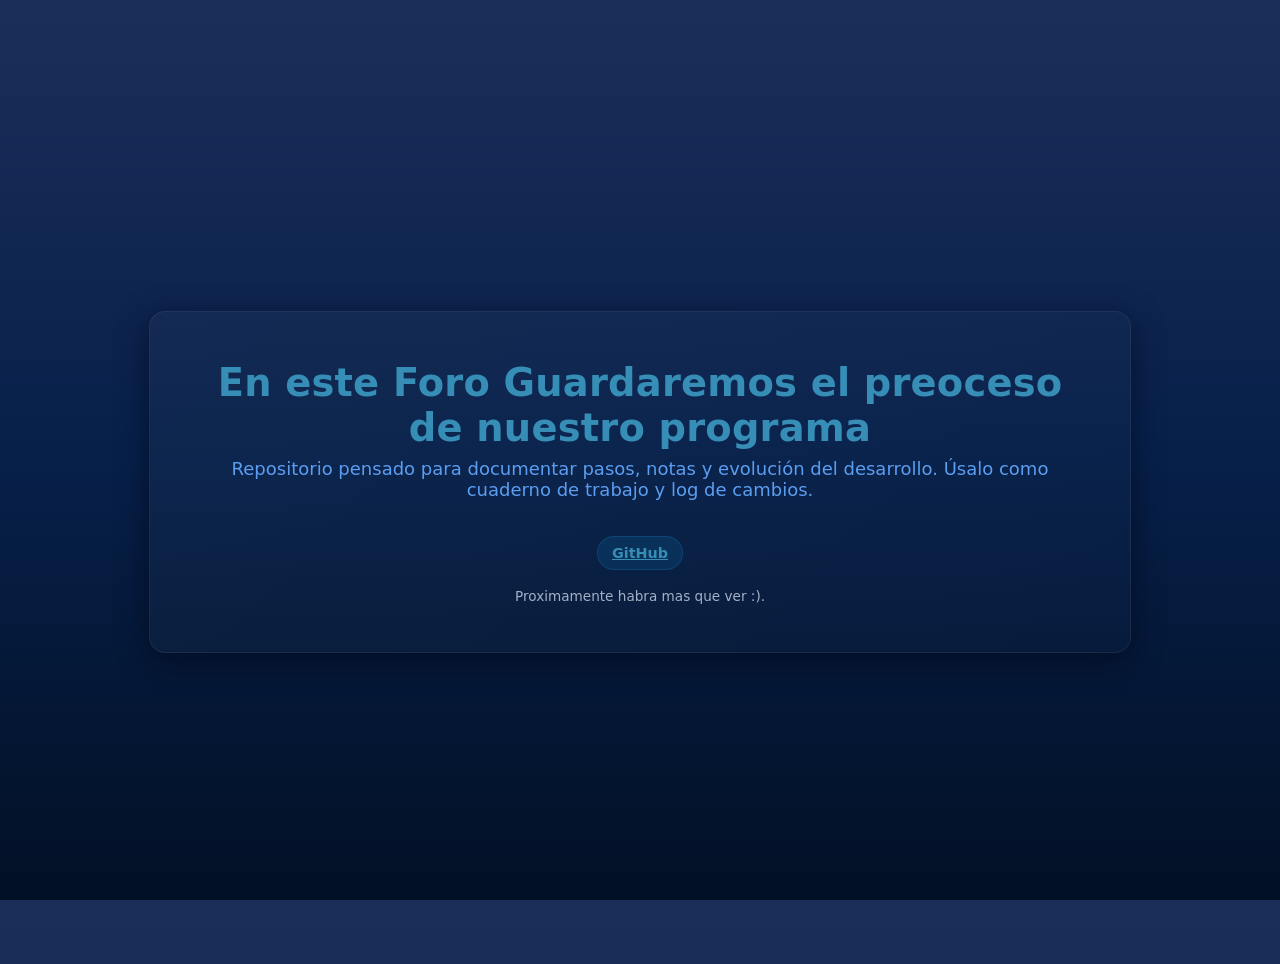
<file: index.html>
<!doctype html>
<html lang="es">
<head>
<meta charset="utf-8" />
<meta name="viewport" content="width=device-width, initial-scale=1" />
<title>Foro - Proceso del Programa</title>
<style>
:root{
--blue-1:#1b2e5a;
--blue-2:#368db6;
--blue-3:#60a5fa;
--card:#e6f0ff;
--glass: rgba(255,255,255,0.06);
font-family: Inter, system-ui, -apple-system, "Segoe UI", Roboto, "Helvetica Neue", Arial;
}
html,body{height:100%;margin:0}
body{
display:flex;
align-items:center;
justify-content:center;
background:linear-gradient(180deg,var(--blue-1) 0%, #07204a 50%, #021025 100%);
color:var(--card);
-webkit-font-smoothing:antialiased;
-moz-osx-font-smoothing:grayscale;
padding:2rem;
}
.card{
max-width:900px;
width:100%;
background:linear-gradient(135deg, rgba(255,255,255,0.03), rgba(255,255,255,0.01));
border:1px solid rgba(255,255,255,0.06);
box-shadow: 0 8px 30px rgba(2,6,23,0.6);
border-radius:16px;
padding:48px 40px;
text-align:center;
}
h1{
margin:0 0 0.5rem 0;
font-size:clamp(1.6rem, 3.5vw, 2.4rem);
color:var(--blue-2);
letter-spacing:0.2px;
}
p.lead{
margin:0 0 1.25rem 0;
font-size:clamp(1rem, 2.2vw, 1.125rem);
color:var(--blue-3);
opacity:0.95;
}
.badge{
display:inline-block;
margin-top:1rem;
padding:8px 14px;
background:rgba(14,165,233,0.12);
color:var(--blue-2);
border-radius:999px;
font-weight:600;
font-size:0.9rem;
border:1px solid rgba(14,165,233,0.18);
}
footer{
margin-top:18px;
font-size:0.85rem;
color:rgba(230,240,255,0.7);
}
@media (max-width:520px){
.card{padding:28px 20px}
}
</style>
</head>
<body>
<main class="card" role="main">
<h1>En este Foro Guardaremos el preoceso de nuestro programa</h1>
<p class="lead">Repositorio pensado para documentar pasos, notas y evolución del desarrollo. Úsalo como cuaderno de trabajo y log de cambios.</p>
<a .badge {
  display:inline-block;
  margin-top:1rem;
  padding:10px 18px;
  background:#1e3a8a;
  color:white;
  border-radius:999px;
  font-weight:600;
  font-size:0.9rem;
  text-decoration:none;
  transition:background 0.3s ease;
}
.badge:hover {
  background:#2563eb;
}
href="https://github.com/JuandCaro/DB_FINANCIERA" class="badge" target="_blank">GitHub</a>
  
<footer>Proximamente habra mas que ver :).</footer>
</main>
</body>
</html>
<div class="w-10 h-10 bg-gradient-to-br from-amber-500 to-amber-600 rounded-lg flex items-center justify-center shadow-lg"
</file>
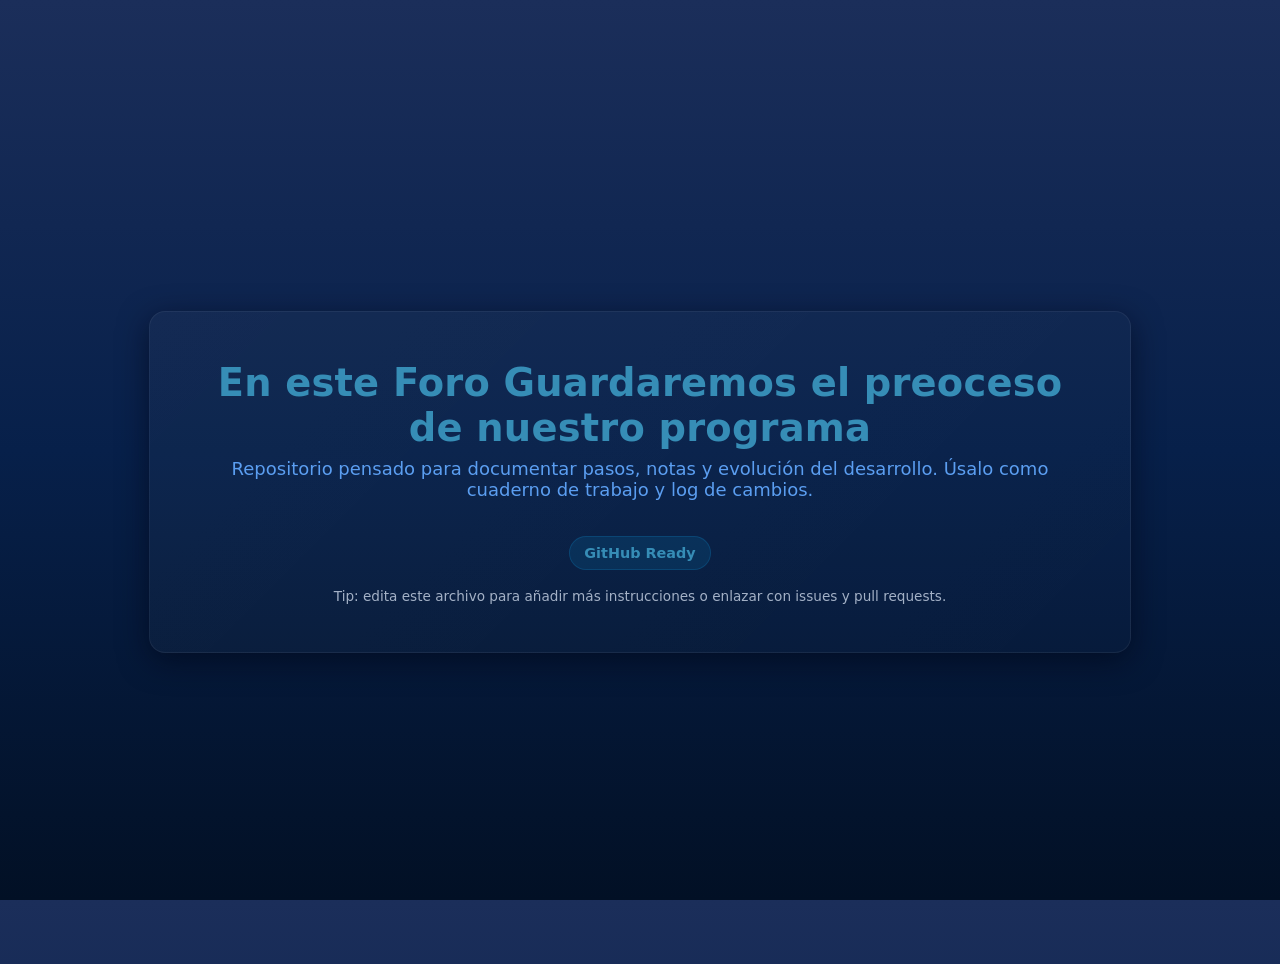
<file: foro_proceso_programa.html>
<!doctype html>
<html lang="es">
<head>
<meta charset="utf-8" />
<meta name="viewport" content="width=device-width, initial-scale=1" />
<title>Foro - Proceso del Programa</title>
<style>
:root{
--blue-1:#1b2e5a;
--blue-2:#368db6;
--blue-3:#60a5fa;
--card:#e6f0ff;
--glass: rgba(255,255,255,0.06);
font-family: Inter, system-ui, -apple-system, "Segoe UI", Roboto, "Helvetica Neue", Arial;
}
html,body{height:100%;margin:0}
body{
display:flex;
align-items:center;
justify-content:center;
background:linear-gradient(180deg,var(--blue-1) 0%, #07204a 50%, #021025 100%);
color:var(--card);
-webkit-font-smoothing:antialiased;
-moz-osx-font-smoothing:grayscale;
padding:2rem;
}
.card{
max-width:900px;
width:100%;
background:linear-gradient(135deg, rgba(255,255,255,0.03), rgba(255,255,255,0.01));
border:1px solid rgba(255,255,255,0.06);
box-shadow: 0 8px 30px rgba(2,6,23,0.6);
border-radius:16px;
padding:48px 40px;
text-align:center;
}
h1{
margin:0 0 0.5rem 0;
font-size:clamp(1.6rem, 3.5vw, 2.4rem);
color:var(--blue-2);
letter-spacing:0.2px;
}
p.lead{
margin:0 0 1.25rem 0;
font-size:clamp(1rem, 2.2vw, 1.125rem);
color:var(--blue-3);
opacity:0.95;
}
.badge{
display:inline-block;
margin-top:1rem;
padding:8px 14px;
background:rgba(14,165,233,0.12);
color:var(--blue-2);
border-radius:999px;
font-weight:600;
font-size:0.9rem;
border:1px solid rgba(14,165,233,0.18);
}
footer{
margin-top:18px;
font-size:0.85rem;
color:rgba(230,240,255,0.7);
}
@media (max-width:520px){
.card{padding:28px 20px}
}
</style>
</head>
<body>
<main class="card" role="main">
<h1>En este Foro Guardaremos el preoceso de nuestro programa</h1>
<p class="lead">Repositorio pensado para documentar pasos, notas y evolución del desarrollo. Úsalo como cuaderno de trabajo y log de cambios.</p>
<div class="badge">GitHub Ready</div>
<footer>Tip: edita este archivo para añadir más instrucciones o enlazar con issues y pull requests.</footer>
</main>
</body>
</html>
</file>
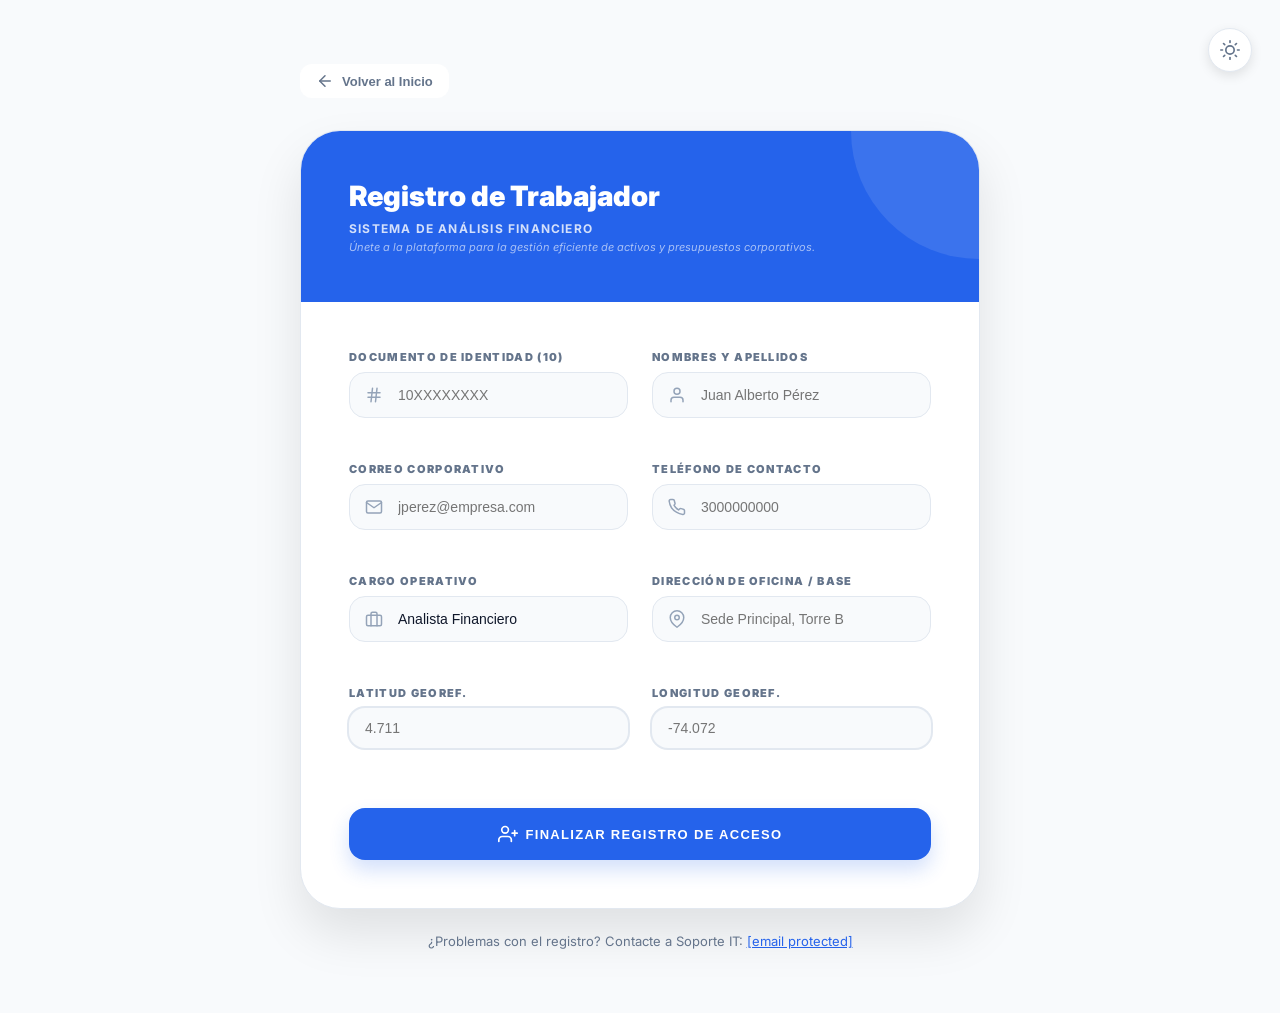
<file: Dashboard/register/register.html>
<!DOCTYPE html>
<html lang="es" class="">
<head>
<meta charset="UTF-8" />
<meta name="viewport" content="width=device-width, initial-scale=1.0" />
<link rel="stylesheet" href="../css/style.css">
<title>SAF – Registro de Trabajador</title>
<script src="../js/theme.js"></script>
<link href="https://fonts.googleapis.com/css2?family=Inter:wght@400;500;600;700;800;900&family=JetBrains+Mono:wght@400;700&display=swap" rel="stylesheet">
</head>
<body>

<div id="view-register" style="min-height:100vh;background:var(--bg);display:flex;align-items:center;justify-content:center;padding:24px;">

  <!-- Botón modo oscuro -->
  <div class="dark-toggle-fixed">
    <button class="icon-btn" onclick="toggleDark()" style="background:var(--card);border:1px solid var(--border);width:44px;height:44px;border-radius:50%;box-shadow:0 4px 12px rgba(0,0,0,.1)">
      <svg id="dark-icon-register" xmlns="http://www.w3.org/2000/svg" viewBox="0 0 24 24" fill="none" stroke="currentColor" stroke-width="2" stroke-linecap="round" stroke-linejoin="round"><circle cx="12" cy="12" r="5"/><line x1="12" y1="1" x2="12" y2="3"/><line x1="12" y1="21" x2="12" y2="23"/><line x1="4.22" y1="4.22" x2="5.64" y2="5.64"/><line x1="18.36" y1="18.36" x2="19.78" y2="19.78"/><line x1="1" y1="12" x2="3" y2="12"/><line x1="21" y1="12" x2="23" y2="12"/><line x1="4.22" y1="19.78" x2="5.64" y2="18.36"/><line x1="18.36" y1="5.64" x2="19.78" y2="4.22"/></svg>
    </button>
  </div>

  <div style="max-width:720px;width:100%;padding:40px 20px">
    <button class="register-back" onclick="window.location.href='../index.html'">
      <svg xmlns="http://www.w3.org/2000/svg" width="18" height="18" viewBox="0 0 24 24" fill="none" stroke="currentColor" stroke-width="2" stroke-linecap="round" stroke-linejoin="round"><line x1="19" y1="12" x2="5" y2="12"/><polyline points="12 19 5 12 12 5"/></svg>
      Volver al Inicio
    </button>
    <div class="register-card">
      <div class="register-header">
        <div class="register-header-blob"></div>
        <h2>Registro de Trabajador</h2>
        <p>SISTEMA DE ANÁLISIS FINANCIERO</p>
        <small>Únete a la plataforma para la gestión eficiente de activos y presupuestos corporativos.</small>
      </div>
      <div class="register-body">
        <form class="grid-2" onsubmit="doRegister(event)">
          <div class="form-group">
            <label class="form-label">Documento de Identidad (10)</label>
            <div class="input-wrap">
              <svg xmlns="http://www.w3.org/2000/svg" width="18" height="18" viewBox="0 0 24 24" fill="none" stroke="currentColor" stroke-width="2" stroke-linecap="round" stroke-linejoin="round"><line x1="4" y1="9" x2="20" y2="9"/><line x1="4" y1="15" x2="20" y2="15"/><line x1="10" y1="3" x2="8" y2="21"/><line x1="16" y1="3" x2="14" y2="21"/></svg>
              <input class="form-input" type="text" maxlength="10" placeholder="10XXXXXXXX" required/>
            </div>
          </div>
          <div class="form-group">
            <label class="form-label">Nombres y Apellidos</label>
            <div class="input-wrap">
              <svg xmlns="http://www.w3.org/2000/svg" width="18" height="18" viewBox="0 0 24 24" fill="none" stroke="currentColor" stroke-width="2" stroke-linecap="round" stroke-linejoin="round"><path d="M20 21v-2a4 4 0 0 0-4-4H8a4 4 0 0 0-4 4v2"/><circle cx="12" cy="7" r="4"/></svg>
              <input class="form-input" type="text" minlength="5" placeholder="Juan Alberto Pérez" required/>
            </div>
          </div>
          <div class="form-group">
            <label class="form-label">Correo Corporativo</label>
            <div class="input-wrap">
              <svg xmlns="http://www.w3.org/2000/svg" width="18" height="18" viewBox="0 0 24 24" fill="none" stroke="currentColor" stroke-width="2" stroke-linecap="round" stroke-linejoin="round"><path d="M4 4h16c1.1 0 2 .9 2 2v12c0 1.1-.9 2-2 2H4c-1.1 0-2-.9-2-2V6c0-1.1.9-2 2-2z"/><polyline points="22,6 12,13 2,6"/></svg>
              <input class="form-input" type="email" placeholder="jperez@empresa.com" required/>
            </div>
          </div>
          <div class="form-group">
            <label class="form-label">Teléfono de Contacto</label>
            <div class="input-wrap">
              <svg xmlns="http://www.w3.org/2000/svg" width="18" height="18" viewBox="0 0 24 24" fill="none" stroke="currentColor" stroke-width="2" stroke-linecap="round" stroke-linejoin="round"><path d="M22 16.92v3a2 2 0 0 1-2.18 2 19.79 19.79 0 0 1-8.63-3.07A19.5 19.5 0 0 1 4.69 13 19.79 19.79 0 0 1 1.61 4.38 2 2 0 0 1 3.58 2h3a2 2 0 0 1 2 1.72 12.84 12.84 0 0 0 .7 2.81 2 2 0 0 1-.45 2.11L8.09 9.91a16 16 0 0 0 6 6l1.27-1.27a2 2 0 0 1 2.11-.45 12.84 12.84 0 0 0 2.81.7A2 2 0 0 1 22 16.92z"/></svg>
              <input class="form-input" type="tel" placeholder="3000000000" required/>
            </div>
          </div>
          <div class="form-group">
            <label class="form-label">Cargo Operativo</label>
            <div class="input-wrap">
              <svg xmlns="http://www.w3.org/2000/svg" width="18" height="18" viewBox="0 0 24 24" fill="none" stroke="currentColor" stroke-width="2" stroke-linecap="round" stroke-linejoin="round"><rect x="2" y="7" width="20" height="14" rx="2" ry="2"/><path d="M16 21V5a2 2 0 0 0-2-2h-4a2 2 0 0 0-2 2v16"/></svg>
              <select class="form-input" style="appearance:none">
                <option>Analista Financiero</option>
                <option>Gestor de Proyectos</option>
                <option>Auditor Interno</option>
              </select>
            </div>
          </div>
          <div class="form-group">
            <label class="form-label">Dirección de Oficina / Base</label>
            <div class="input-wrap">
              <svg xmlns="http://www.w3.org/2000/svg" width="18" height="18" viewBox="0 0 24 24" fill="none" stroke="currentColor" stroke-width="2" stroke-linecap="round" stroke-linejoin="round"><path d="M21 10c0 7-9 13-9 13s-9-6-9-13a9 9 0 0 1 18 0z"/><circle cx="12" cy="10" r="3"/></svg>
              <input class="form-input" type="text" placeholder="Sede Principal, Torre B" required/>
            </div>
          </div>
          <div style="grid-column:1/-1">
            <div class="grid-2">
              <div class="form-group">
                <label class="form-label">Latitud Georef.</label>
                <input class="form-input-plain" type="text" inputmode="decimal" pattern="-?[0-9]+(\.[0-9]*)?" placeholder="4.711"/>
              </div>
              <div class="form-group">
                <label class="form-label">Longitud Georef.</label>
                <input class="form-input-plain" type="text" inputmode="decimal" pattern="-?[0-9]+(\.[0-9]*)?" placeholder="-74.072"/>
              </div>
            </div>
          </div>
          <div style="grid-column:1/-1;padding-top:16px">
            <button type="submit" class="btn-primary">
              <svg xmlns="http://www.w3.org/2000/svg" width="20" height="20" viewBox="0 0 24 24" fill="none" stroke="currentColor" stroke-width="2" stroke-linecap="round" stroke-linejoin="round"><path d="M16 21v-2a4 4 0 0 0-4-4H5a4 4 0 0 0-4 4v2"/><circle cx="8.5" cy="7" r="4"/><line x1="20" y1="8" x2="20" y2="14"/><line x1="23" y1="11" x2="17" y2="11"/></svg>
              Finalizar Registro de Acceso
            </button>
          </div>
        </form>
      </div>
    </div>
    <p style="text-align:center;margin-top:24px;font-size:13px;color:var(--text-muted)">
      ¿Problemas con el registro? Contacte a Soporte IT: <a href="/cdn-cgi/l/email-protection#7d0e120d120f09183d0e1c1b531412" style="color:var(--blue-600)"><span class="__cf_email__" data-cfemail="71021e011e030514310210175f181e">[email&#160;protected]</span></a>
    </p>
  </div>
</div>

<script>
function doRegister(e) {
  e.preventDefault();
  window.location.href = '../index.html';
}
</script>
</file>
<file: Dashboard/css/style.css>
*, *::before, *::after { box-sizing: border-box; margin: 0; padding: 0; }
  :root {
    --blue-600: #2563eb;
    --blue-700: #1d4ed8;
    --blue-50: #eff6ff;
    --blue-100: #dbeafe;
    --gray-50: #f8fafc;
    --gray-100: #f1f5f9;
    --gray-200: #e2e8f0;
    --gray-400: #94a3b8;
    --gray-500: #64748b;
    --gray-900: #0f172a;
    --slate-800: #1e293b;
    --slate-900: #0f172a;
    --slate-950: #020617;
    --white: #ffffff;
    --green-500: #22c55e;
    --red-500: #ef4444;
    --orange-500: #f97316;
    --bg: #f8fafc;
    --card: #ffffff;
    --border: #e2e8f0;
    --text: #0f172a;
    --text-muted: #64748b;
    --sidebar: #ffffff;
    --header: #ffffff;
    --sidebar-border: #e2e8f0;
  }
  html.dark {
    --bg: #020617;
    --card: #0f172a;
    --border: #1e293b;
    --text: #f8fafc;
    --text-muted: #94a3b8;
    --sidebar: #0f172a;
    --header: #0f172a;
    --sidebar-border: #1e293b;
  }
  body {
    font-family: 'Inter', sans-serif;
    background: var(--bg);
    color: var(--text);
    transition: background .2s, color .2s;
    min-height: 100vh;
  }
  /* ───── LAYOUT ───── */
  .app { display: flex; height: 100vh; overflow: hidden; }
  .sidebar {
    width: 256px; flex-shrink: 0;
    background: var(--sidebar);
    border-right: 1px solid var(--border);
    display: flex; flex-direction: column;
    transition: background .2s, border-color .2s;
    z-index: 50;
  }
  .sidebar-inner { padding: 24px; flex: 1; overflow-y: auto; }
  .logo-area { display: flex; align-items: center; gap: 10px; margin-bottom: 32px; }
  .logo-icon {
    width: 40px; height: 40px; background: var(--blue-600);
    border-radius: 10px; display: flex; align-items: center; justify-content: center;
    flex-shrink: 0;
  }
  .logo-icon svg { color: white; }
  .logo-text .l1 { font-size: 10px; font-weight: 900; color: var(--blue-600); text-transform: uppercase; line-height: 1.2; }
  .logo-text .l2 { font-size: 10px; font-weight: 900; color: var(--gray-400); text-transform: uppercase; line-height: 1.2; }
  nav { display: flex; flex-direction: column; gap: 2px; }
  .nav-item {
    display: flex; align-items: center; gap: 12px;
    padding: 10px 16px; border-radius: 8px;
    font-size: 13px; font-weight: 600;
    color: var(--text-muted);
    cursor: pointer; border: none; background: none;
    text-align: left; width: 100%;
    transition: background .15s, color .15s;
  }
  .nav-item:hover { background: var(--gray-100); }
  html.dark .nav-item:hover { background: #1e293b; }
  .nav-item.active { background: var(--blue-50); color: var(--blue-600); }
  html.dark .nav-item.active { background: rgba(37,99,235,.15); color: #93c5fd; }
  .nav-item svg { width: 20px; height: 20px; flex-shrink: 0; }
  .sidebar-footer {
    padding: 16px 24px;
    border-top: 1px solid var(--border);
  }
  .logout-btn {
    display: flex; align-items: center; gap: 12px;
    padding: 10px 16px; border-radius: 8px;
    font-size: 13px; font-weight: 600;
    color: #ef4444; cursor: pointer;
    border: none; background: none; width: 100%;
    text-align: left;
    transition: background .15s;
  }
  .logout-btn:hover { background: #fef2f2; }
  html.dark .logout-btn:hover { background: rgba(239,68,68,.1); }

  /* ───── MAIN ───── */
  .main { flex: 1; display: flex; flex-direction: column; min-width: 0; overflow: hidden; }
  .topbar {
    height: 64px; background: var(--header);
    border-bottom: 1px solid var(--border);
    display: flex; align-items: center; justify-content: space-between;
    padding: 0 32px;
    position: sticky; top: 0; z-index: 30;
    transition: background .2s, border-color .2s;
  }
  .search-wrap { position: relative; max-width: 320px; flex: 1; }
  .search-wrap svg { position: absolute; left: 12px; top: 50%; transform: translateY(-50%); color: var(--gray-400); width: 18px; height: 18px; pointer-events: none; }
  .search-input {
    width: 100%; padding: 8px 16px 8px 40px;
    background: var(--gray-100); border: none; border-radius: 999px;
    font-size: 13px; color: var(--text); outline: none;
    transition: box-shadow .15s;
  }
  html.dark .search-input { background: #1e293b; }
  .search-input:focus { box-shadow: 0 0 0 3px rgba(37,99,235,.15); }
  .topbar-right { display: flex; align-items: center; gap: 8px; }
  .icon-btn {
    width: 36px; height: 36px; border-radius: 50%;
    display: flex; align-items: center; justify-content: center;
    border: none; background: none; cursor: pointer;
    color: var(--text-muted); transition: background .15s;
    position: relative;
  }
  .icon-btn:hover { background: var(--gray-100); }
  html.dark .icon-btn:hover { background: #1e293b; }
  .icon-btn svg { width: 20px; height: 20px; }
  .notif-dot {
    position: absolute; top: 7px; right: 7px;
    width: 8px; height: 8px; background: #ef4444; border-radius: 50%;
    border: 2px solid var(--header);
  }
  .divider { width: 1px; height: 32px; background: var(--border); margin: 0 4px; }
  .user-area { display: flex; align-items: center; gap: 12px; }
  .user-info { text-align: right; }
  .user-name { font-size: 13px; font-weight: 700; line-height: 1; color: var(--text); }
  .user-role { font-size: 10px; font-weight: 900; text-transform: uppercase; letter-spacing: .08em; color: var(--text-muted); margin-top: 3px; }
  .avatar { width: 38px; height: 38px; border-radius: 50%; object-fit: cover; border: 2px solid var(--border); }

  /* ───── VIEWPORT ───── */
  .viewport { flex: 1; overflow-y: auto; padding: 32px; background: var(--bg); }
  .view { display: none; max-width: 1200px; margin: 0 auto; }
  .view.active { display: block; }

  /* ───── VIEWS: AUTH ───── */
  #view-login, #view-register {
    display: none; min-height: 100vh; background: var(--bg);
    align-items: center; justify-content: center; padding: 24px;
  }
  #view-login.active, #view-register.active { display: flex; }
  .auth-card {
    max-width: 440px; width: 100%;
    background: var(--card); border: 1px solid var(--border);
    border-radius: 24px; padding: 40px;
    box-shadow: 0 25px 50px -12px rgba(0,0,0,.15);
    position: relative; overflow: hidden;
  }
  .auth-blob {
    position: absolute; border-radius: 50%;
    background: rgba(37,99,235,.05); filter: blur(40px); pointer-events: none;
  }
  .auth-blob.t { width: 192px; height: 192px; top: -96px; right: -96px; }
  .auth-blob.b { width: 192px; height: 192px; bottom: -96px; left: -96px; }
  .auth-logo-wrap {
    width: 80px; height: 80px; background: var(--blue-600);
    border-radius: 20px; display: flex; align-items: center; justify-content: center;
    margin: 0 auto 24px; box-shadow: 0 20px 40px rgba(37,99,235,.3);
    transform: rotate(3deg); transition: transform .3s;
  }
  .auth-logo-wrap:hover { transform: rotate(0deg); }
  .auth-logo-wrap svg { color: white; width: 40px; height: 40px; }
  .auth-title { font-size: 20px; font-weight: 900; text-align: center; text-transform: uppercase; letter-spacing: -.02em; color: var(--text); }
  .auth-subtitle { text-align: center; margin-top: 8px; }
  .auth-badge {
    display: inline-block; padding: 4px 16px;
    background: var(--blue-50); border-radius: 999px;
    font-size: 10px; font-weight: 900; text-transform: uppercase;
    letter-spacing: .2em; color: var(--blue-600);
  }
  html.dark .auth-badge { background: rgba(37,99,235,.2); color: #93c5fd; }
  .form-group { margin-bottom: 20px; }
  .form-label { display: block; font-size: 11px; font-weight: 900; text-transform: uppercase; letter-spacing: .12em; color: var(--text-muted); margin-bottom: 8px; }
  .input-wrap { position: relative; }
  .input-wrap svg { position: absolute; left: 16px; top: 50%; transform: translateY(-50%); color: var(--gray-400); width: 18px; height: 18px; pointer-events: none; transition: color .15s; }
  .input-wrap:focus-within svg { color: var(--blue-600); }
  .form-input {
    width: 100%; padding: 14px 16px 14px 48px;
    background: var(--gray-50); border: 1px solid var(--border);
    border-radius: 16px; font-size: 14px; color: var(--text);
    outline: none; transition: box-shadow .15s, border-color .15s;
  }
  html.dark .form-input { background: rgba(30,41,59,.5); }
  .form-input:focus { border-color: var(--blue-600); box-shadow: 0 0 0 4px rgba(37,99,235,.1); }
  .pw-toggle { position: absolute; right: 16px; top: 50%; transform: translateY(-50%); background: none; border: none; cursor: pointer; color: var(--gray-400); padding: 4px; }
  .pw-toggle:hover { color: var(--blue-600); }
  .btn-primary {
    width: 100%; padding: 16px;
    background: var(--blue-600); color: white;
    border: none; border-radius: 16px; font-size: 13px; font-weight: 900;
    text-transform: uppercase; letter-spacing: .1em;
    cursor: pointer; transition: background .15s, transform .15s, box-shadow .15s;
    display: flex; align-items: center; justify-content: center; gap: 8px;
    box-shadow: 0 10px 20px rgba(37,99,235,.2);
  }
  .btn-primary:hover { background: var(--blue-700); box-shadow: 0 15px 25px rgba(37,99,235,.3); }
  .btn-primary:active { transform: scale(.97); }
  .remember-row { display: flex; align-items: center; justify-content: space-between; margin-bottom: 24px; }
  .remember-label { display: flex; align-items: center; gap: 8px; font-size: 11px; font-weight: 700; text-transform: uppercase; letter-spacing: .04em; color: var(--text-muted); cursor: pointer; }
  .forgot-link { font-size: 11px; font-weight: 700; text-transform: uppercase; color: var(--blue-600); text-decoration: none; }
  .auth-footer { text-align: center; margin-top: 24px; font-size: 13px; color: var(--text-muted); }
  .auth-link { font-size: 11px; font-weight: 900; text-transform: uppercase; color: var(--blue-600); background: none; border: none; cursor: pointer; }
  .copyright { text-align: center; font-size: 10px; font-weight: 900; text-transform: uppercase; letter-spacing: .3em; color: var(--gray-400); margin-top: 32px; }

  /* Register */
  .register-wrap { max-width: 720px; width: 100%; }
  .register-back {
    display: inline-flex; align-items: center; gap: 8px;
    padding: 8px 16px; background: var(--card); border: 1px solid var(--border);
    border-radius: 12px; font-size: 13px; font-weight: 600; color: var(--text-muted);
    cursor: pointer; border: none; margin-bottom: 32px; transition: color .15s;
  }
  .register-back:hover { color: var(--blue-600); }
  .register-card { background: var(--card); border: 1px solid var(--border); border-radius: 40px; overflow: hidden; box-shadow: 0 25px 50px rgba(0,0,0,.1); }
  .register-header { background: var(--blue-600); padding: 48px; color: white; position: relative; overflow: hidden; }
  .register-header-blob { position: absolute; top: 0; right: 0; width: 128px; height: 128px; background: rgba(255,255,255,.1); border-radius: 0 0 0 100%; }
  .register-header h2 { font-size: 28px; font-weight: 900; margin-bottom: 8px; }
  .register-header p { font-size: 12px; font-weight: 700; text-transform: uppercase; letter-spacing: .1em; opacity: .8; }
  .register-header small { font-size: 11px; opacity: .6; font-style: italic; display: block; margin-top: 4px; }
  .register-body { padding: 48px; }
  .grid-2 { display: grid; grid-template-columns: 1fr 1fr; gap: 24px; }
  .form-input-plain {
    width: 100%; padding: 12px 16px;
    background: var(--gray-50); border: none;
    border-radius: 16px; font-size: 14px; color: var(--text);
    outline: none; ring: 2px solid var(--gray-100);
    box-shadow: 0 0 0 2px var(--border);
    transition: box-shadow .15s;
  }
  html.dark .form-input-plain { background: #1e293b; box-shadow: 0 0 0 2px #334155; }
  .form-input-plain:focus { box-shadow: 0 0 0 2px var(--blue-600); }

  /* ───── STAT CARDS ───── */
  .stats-grid { display: grid; grid-template-columns: repeat(4, 1fr); gap: 24px; margin-bottom: 32px; }
  .stat-card {
    background: var(--card); border: 1px solid var(--border);
    border-radius: 24px; padding: 28px;
    border-bottom: 4px solid transparent;
    transition: box-shadow .2s, border-color .2s, transform .2s;
    cursor: pointer; position: relative; overflow: hidden;
  }
  .stat-card:hover { box-shadow: 0 20px 40px rgba(0,0,0,.1); border-bottom-color: var(--blue-600); transform: translateY(-2px); }
  .stat-card-blob { position: absolute; top: -48px; right: -48px; width: 128px; height: 128px; background: rgba(37,99,235,.05); border-radius: 50%; transition: transform .5s; }
  .stat-card:hover .stat-card-blob { transform: scale(1.5); }
  .stat-card-top { display: flex; justify-content: space-between; align-items: flex-start; margin-bottom: 20px; position: relative; z-index: 1; }
  .stat-icon {
    width: 48px; height: 48px; border-radius: 16px;
    display: flex; align-items: center; justify-content: center;
    background: var(--blue-50); transition: background .2s;
  }
  html.dark .stat-icon { background: #1e293b; }
  .stat-card:hover .stat-icon { background: var(--blue-600); }
  .stat-card:hover .stat-icon svg { color: white !important; }
  .stat-icon svg { width: 22px; height: 22px; }
  .stat-badge { display: flex; align-items: center; gap: 2px; font-size: 10px; font-weight: 900; padding: 4px 8px; border-radius: 8px; }
  .stat-badge.up { background: #f0fdf4; color: #16a34a; }
  .stat-badge.down { background: #fef2f2; color: #dc2626; }
  html.dark .stat-badge.up { background: rgba(22,163,74,.1); }
  html.dark .stat-badge.down { background: rgba(220,38,38,.1); }
  .stat-label { font-size: 10px; font-weight: 900; text-transform: uppercase; letter-spacing: .2em; color: var(--text-muted); position: relative; z-index: 1; }
  .stat-value { font-size: 28px; font-weight: 900; color: var(--text); letter-spacing: -.03em; margin-top: 4px; position: relative; z-index: 1; }

  /* ───── CHARTS ───── */
  .charts-grid { display: grid; grid-template-columns: 1fr 1fr; gap: 24px; margin-bottom: 32px; }
  .chart-card {
    background: var(--card); border: 1px solid var(--border);
    border-radius: 24px; padding: 28px; position: relative; overflow: hidden;
  }
  .chart-top-line { position: absolute; top: 0; left: 0; width: 100%; height: 3px; background: var(--blue-600); opacity: .5; }
  .chart-card.indigo .chart-top-line { background: #6366f1; }
  .chart-title { font-size: 14px; font-weight: 900; text-transform: uppercase; letter-spacing: -.01em; color: var(--text); display: flex; align-items: center; gap: 8px; margin-bottom: 24px; }
  .chart-title svg { width: 20px; height: 20px; color: var(--blue-600); }
  canvas { width: 100% !important; height: 240px !important; }

  /* ───── TABLES ───── */
  .table-card {
    background: var(--card); border: 1px solid var(--border);
    border-radius: 24px; overflow: hidden;
    box-shadow: 0 4px 6px rgba(0,0,0,.04);
  }
  .table-header {
    padding: 24px 32px; border-bottom: 1px solid var(--border);
    display: flex; justify-content: space-between; align-items: center;
    background: rgba(248,250,252,.5);
  }
  html.dark .table-header { background: rgba(30,41,59,.5); }
  .table-header h3 { font-size: 11px; font-weight: 900; text-transform: uppercase; letter-spacing: .2em; color: var(--text); }
  .table-link { font-size: 10px; font-weight: 900; text-transform: uppercase; letter-spacing: .2em; color: var(--blue-600); background: none; border: none; cursor: pointer; }
  .table-link:hover { text-decoration: underline; }
  .table-wrap { overflow-x: auto; }
  table { width: 100%; border-collapse: collapse; min-width: 700px; }
  thead tr { background: var(--gray-50); }
  html.dark thead tr { background: #1e293b; }
  th { padding: 16px 24px; font-size: 10px; font-weight: 900; text-transform: uppercase; letter-spacing: .2em; color: var(--text-muted); text-align: left; }
  td { padding: 20px 24px; font-size: 13px; border-bottom: 1px solid var(--border); }
  tbody tr { transition: background .15s; cursor: pointer; }
  tbody tr:hover { background: var(--gray-50); }
  html.dark tbody tr:hover { background: rgba(30,41,59,.3); }
  .progress-wrap { display: flex; align-items: center; gap: 12px; }
  .progress-bar { flex: 1; height: 8px; background: var(--gray-100); border-radius: 999px; overflow: hidden; padding: 1px; }
  html.dark .progress-bar { background: #1e293b; }
  .progress-fill { height: 100%; border-radius: 999px; background: var(--blue-600); box-shadow: 0 2px 8px rgba(37,99,235,.4); }
  .progress-pct { font-size: 11px; font-weight: 900; color: var(--blue-600); min-width: 32px; }
  .badge { display: inline-block; padding: 4px 10px; border-radius: 8px; font-size: 10px; font-weight: 900; text-transform: uppercase; letter-spacing: .1em; }
  .badge-blue { background: var(--blue-50); color: var(--blue-600); border: 1px solid var(--blue-100); }
  html.dark .badge-blue { background: rgba(37,99,235,.15); color: #93c5fd; border-color: rgba(37,99,235,.2); }
  .badge-green { background: #f0fdf4; color: #16a34a; border: 1px solid #bbf7d0; }
  html.dark .badge-green { background: rgba(22,163,74,.1); color: #86efac; border-color: rgba(22,163,74,.2); }
  .badge-red { background: #fef2f2; color: #dc2626; }
  html.dark .badge-red { background: rgba(220,38,38,.1); color: #fca5a5; }
  .badge-gray { background: var(--gray-100); color: var(--text-muted); }
  html.dark .badge-gray { background: #1e293b; }
  .badge-orange { background: #fff7ed; color: #ea580c; }
  html.dark .badge-orange { background: rgba(234,88,12,.1); color: #fdba74; }

  /* ───── PAGE HEADER ───── */
  .page-header { display: flex; justify-content: space-between; align-items: flex-start; margin-bottom: 32px; gap: 16px; }
  .page-title { font-size: 22px; font-weight: 900; text-transform: uppercase; letter-spacing: -.02em; color: var(--text); }
  .page-subtitle { font-size: 11px; font-weight: 700; text-transform: uppercase; letter-spacing: .15em; color: var(--blue-600); margin-top: 4px; }
  html.dark .page-subtitle { color: #93c5fd; }
  .btn-blue {
    display: inline-flex; align-items: center; gap: 8px;
    padding: 12px 24px; background: var(--blue-600); color: white;
    border: none; border-radius: 16px; font-size: 11px; font-weight: 900;
    text-transform: uppercase; letter-spacing: .1em; cursor: pointer;
    box-shadow: 0 10px 20px rgba(37,99,235,.2);
    transition: background .15s, transform .15s, box-shadow .15s;
    white-space: nowrap;
  }
  .btn-blue:hover { background: var(--blue-700); box-shadow: 0 15px 25px rgba(37,99,235,.3); transform: translateY(-2px); }
  .btn-blue:active { transform: scale(.97); }
  .btn-outline {
    display: inline-flex; align-items: center; gap: 8px;
    padding: 10px 20px; background: var(--card);
    border: 1px solid var(--border); border-radius: 16px;
    font-size: 11px; font-weight: 900; text-transform: uppercase; letter-spacing: .1em;
    color: var(--blue-600); cursor: pointer;
    transition: background .15s;
  }
  .btn-outline:hover { background: var(--blue-50); }
  html.dark .btn-outline:hover { background: rgba(37,99,235,.1); }

  /* ───── KPI CARDS ───── */
  .kpi-grid { display: grid; grid-template-columns: repeat(4, 1fr); gap: 20px; margin-bottom: 32px; }
  .kpi-card {
    background: var(--card); border: 1px solid var(--border);
    border-radius: 24px; padding: 24px; position: relative; overflow: hidden;
    cursor: pointer; transition: all .3s;
  }
  .kpi-card:hover { transform: translateY(-4px); box-shadow: 0 20px 40px rgba(0,0,0,.1); }
  .kpi-card.danger { border-color: #fecaca; box-shadow: 0 0 0 2px rgba(239,68,68,.1); }
  html.dark .kpi-card.danger { border-color: rgba(239,68,68,.3); }
  .kpi-card.warning { border-color: #fed7aa; box-shadow: 0 0 0 2px rgba(249,115,22,.1); }
  html.dark .kpi-card.warning { border-color: rgba(249,115,22,.3); }
  .kpi-danger-pulse { position: absolute; inset: 0; background: rgba(239,68,68,.05); animation: pulse 2s infinite; }
  @keyframes pulse { 0%,100% { opacity: 1; } 50% { opacity: 0; } }
  .kpi-top { display: flex; justify-content: space-between; align-items: center; margin-bottom: 16px; position: relative; z-index: 1; }
  .kpi-icon { width: 44px; height: 44px; border-radius: 12px; display: flex; align-items: center; justify-content: center; }
  .kpi-icon.ok { background: var(--gray-50); color: var(--blue-600); }
  html.dark .kpi-icon.ok { background: #1e293b; }
  .kpi-icon.danger { background: #dc2626; color: white; }
  .kpi-icon.warning { background: #ea580c; color: white; }
  .kpi-icon svg { width: 20px; height: 20px; }
  .kpi-type { font-size: 10px; font-weight: 900; text-transform: uppercase; letter-spacing: .1em; padding: 4px 8px; border-radius: 6px; }
  .kpi-type.ok { background: var(--blue-50); color: var(--blue-600); }
  html.dark .kpi-type.ok { background: rgba(37,99,235,.15); color: #93c5fd; }
  .kpi-type.danger { background: #fee2e2; color: #dc2626; }
  .kpi-type.warning { background: #ffedd5; color: #ea580c; }
  .kpi-name { font-size: 14px; font-weight: 900; text-transform: uppercase; letter-spacing: -.01em; color: var(--text); margin-bottom: 8px; line-height: 1.2; position: relative; z-index: 1; }
  .kpi-value-row { display: flex; align-items: baseline; gap: 8px; margin-bottom: 16px; position: relative; z-index: 1; }
  .kpi-value { font-size: 28px; font-weight: 900; letter-spacing: -.03em; }
  .kpi-value.ok { color: var(--blue-600); }
  .kpi-value.danger { color: #dc2626; }
  .kpi-value.warning { color: #ea580c; }
  .kpi-trend { font-size: 10px; font-weight: 900; padding: 2px 6px; border-radius: 999px; }
  .kpi-trend.pos { background: #f0fdf4; color: #16a34a; }
  .kpi-trend.neg { background: #fef2f2; color: #dc2626; }
  .kpi-footer { border-top: 1px solid var(--border); padding-top: 16px; position: relative; z-index: 1; }
  .kpi-limit { font-size: 10px; font-weight: 900; text-transform: uppercase; letter-spacing: .1em; color: var(--text-muted); margin-bottom: 8px; display: flex; align-items: center; justify-content: space-between; }
  .kpi-formula { font-size: 11px; font-family: 'JetBrains Mono', monospace; background: var(--gray-50); color: var(--blue-600); padding: 8px 12px; border-radius: 10px; border: 1px solid var(--border); word-break: break-all; }
  html.dark .kpi-formula { background: #1e293b; }

  /* ───── INVERSORES GRID ───── */
  .inversores-grid { display: grid; grid-template-columns: repeat(3, 1fr); gap: 20px; }
  .inversor-card {
    background: var(--card); border: 1px solid var(--border);
    border-radius: 24px; padding: 24px; position: relative; overflow: hidden;
    transition: all .3s; cursor: pointer;
  }
  .inversor-card:hover { box-shadow: 0 20px 40px rgba(0,0,0,.1); transform: translateY(-4px); }
  .inversor-top { display: flex; align-items: center; gap: 16px; margin-bottom: 20px; }
  .inv-avatar-wrap { position: relative; flex-shrink: 0; }
  .inv-avatar { width: 56px; height: 56px; border-radius: 16px; object-fit: cover; border: 3px solid var(--gray-50); transition: transform .3s; }
  html.dark .inv-avatar { border-color: #1e293b; }
  .inversor-card:hover .inv-avatar { transform: scale(1.1); }
  .inv-status-dot { position: absolute; bottom: -2px; right: -2px; width: 18px; height: 18px; border-radius: 50%; border: 2px solid var(--card); display: flex; align-items: center; justify-content: center; }
  .inv-status-dot.active { background: #22c55e; }
  .inv-status-dot.inactive { background: #9ca3af; }
  .inv-status-dot svg { width: 10px; height: 10px; color: white; }
  .inv-name { font-size: 13px; font-weight: 900; text-transform: uppercase; letter-spacing: -.01em; color: var(--text); line-height: 1.2; margin-bottom: 6px; }
  .inv-badges { display: flex; gap: 6px; flex-wrap: wrap; }
  .inv-details { display: flex; flex-direction: column; gap: 10px; margin-bottom: 20px; }
  .inv-detail { display: flex; align-items: center; gap: 12px; font-size: 13px; color: var(--text-muted); }
  .inv-detail-icon { width: 32px; height: 32px; border-radius: 10px; background: var(--gray-50); display: flex; align-items: center; justify-content: center; color: var(--blue-600); flex-shrink: 0; }
  html.dark .inv-detail-icon { background: #1e293b; }
  .inv-detail-icon svg { width: 16px; height: 16px; }
  .inv-part-row { border-top: 1px solid var(--border); padding-top: 16px; }
  .inv-part-label { display: flex; justify-content: space-between; align-items: center; margin-bottom: 8px; }
  .inv-part-text { font-size: 10px; font-weight: 900; text-transform: uppercase; letter-spacing: .1em; color: var(--text-muted); }
  .inv-part-pct { font-size: 14px; font-weight: 900; color: var(--blue-600); }

  /* ───── ACTIVOS ───── */
  .activos-list { display: flex; flex-direction: column; }
  .activo-item { display: flex; align-items: center; gap: 20px; padding: 20px 24px; border-bottom: 1px solid var(--border); transition: background .15s; cursor: pointer; }
  .activo-item:last-child { border-bottom: none; }
  .activo-item:hover { background: var(--gray-50); }
  html.dark .activo-item:hover { background: rgba(30,41,59,.5); }
  .activo-icon { width: 64px; height: 64px; background: var(--blue-50); border-radius: 16px; display: flex; align-items: center; justify-content: center; color: var(--blue-600); flex-shrink: 0; }
  html.dark .activo-icon { background: rgba(37,99,235,.1); }
  .activo-icon svg { width: 32px; height: 32px; }
  .activo-info { flex: 1; }
  .activo-name { font-size: 13px; font-weight: 900; text-transform: uppercase; letter-spacing: -.01em; color: var(--text); margin-bottom: 2px; }
  .activo-id { font-size: 11px; font-family: 'JetBrains Mono', monospace; color: var(--text-muted); }
  .activo-loc { font-size: 11px; font-weight: 700; text-transform: uppercase; letter-spacing: .08em; color: var(--text-muted); margin: 6px 0; }
  .activo-meta { display: flex; gap: 16px; }
  .activo-meta-item { font-size: 10px; font-weight: 900; text-transform: uppercase; letter-spacing: .08em; color: var(--text-muted); }
  .activo-meta-item span { color: var(--blue-600); margin-left: 4px; }
  .activo-actions { display: flex; flex-direction: column; align-items: flex-end; gap: 8px; }

  /* ───── FILTER BAR ───── */
  .filter-bar { background: var(--card); border: 1px solid var(--border); border-radius: 24px; padding: 20px 24px; margin-bottom: 24px; }
  .filter-grid { display: grid; grid-template-columns: 1fr 1fr 1fr auto; gap: 16px; align-items: end; }
  .filter-input {
    width: 100%; padding: 12px 16px 12px 44px;
    background: var(--gray-50); border: none; border-radius: 16px;
    font-size: 13px; color: var(--text); outline: none;
    box-shadow: 0 0 0 2px var(--border); transition: box-shadow .15s;
  }
  html.dark .filter-input { background: rgba(30,41,59,.5); box-shadow: 0 0 0 2px #334155; }
  .filter-input:focus { box-shadow: 0 0 0 2px var(--blue-600); }
  .filter-select {
    width: 100%; padding: 12px 16px;
    background: var(--gray-50); border: none; border-radius: 16px;
    font-size: 13px; color: var(--text); outline: none;
    box-shadow: 0 0 0 2px var(--border); transition: box-shadow .15s; cursor: pointer;
    appearance: none;
  }
  html.dark .filter-select { background: #1e293b; box-shadow: 0 0 0 2px #334155; }
  .filter-select:focus { box-shadow: 0 0 0 2px var(--blue-600); }
  .btn-reset {
    padding: 12px 20px; border: 2px dashed var(--border); border-radius: 16px;
    font-size: 10px; font-weight: 900; text-transform: uppercase; letter-spacing: .1em;
    color: var(--text-muted); background: none; cursor: pointer;
    display: flex; align-items: center; gap: 8px;
    transition: color .15s, border-color .15s; white-space: nowrap;
  }
  .btn-reset:hover { color: var(--blue-600); border-color: var(--blue-600); }

  /* ───── PROYECTOS ───── */
  .proyectos-grid { display: grid; grid-template-columns: 1fr 1fr; gap: 20px; }
  .proyecto-card {
    background: var(--card); border: 1px solid var(--border);
    border-radius: 24px; overflow: hidden;
    transition: all .3s; cursor: pointer;
  }
  .proyecto-card:hover { box-shadow: 0 20px 40px rgba(0,0,0,.1); transform: translateY(-4px); }
  .proyecto-body { padding: 28px; }
  .proyecto-top { display: flex; justify-content: space-between; align-items: flex-start; margin-bottom: 20px; }
  .proyecto-id-box { width: 48px; height: 48px; background: var(--blue-600); border-radius: 14px; display: flex; align-items: center; justify-content: center; }
  .proyecto-id-box span { font-size: 10px; font-weight: 900; color: white; text-transform: uppercase; }
  .proyecto-id { font-size: 10px; font-weight: 700; color: var(--blue-600); font-family: 'JetBrains Mono', monospace; }
  .proyecto-name { font-size: 16px; font-weight: 900; text-transform: uppercase; letter-spacing: -.01em; color: var(--text); transition: color .15s; }
  .proyecto-card:hover .proyecto-name { color: var(--blue-600); }
  .proyecto-desc { font-size: 13px; color: var(--text-muted); margin-bottom: 24px; line-height: 1.6; font-weight: 500; }
  .proyecto-meta-grid { display: grid; grid-template-columns: 1fr 1fr; gap: 16px; margin-bottom: 24px; }
  .proyecto-meta { display: flex; align-items: center; gap: 10px; }
  .proyecto-meta-icon { width: 32px; height: 32px; background: var(--blue-50); border-radius: 8px; display: flex; align-items: center; justify-content: center; color: var(--blue-600); flex-shrink: 0; }
  html.dark .proyecto-meta-icon { background: rgba(37,99,235,.1); }
  .proyecto-meta-icon svg { width: 14px; height: 14px; }
  .proyecto-meta-label { font-size: 10px; font-weight: 900; text-transform: uppercase; letter-spacing: .1em; color: var(--text-muted); }
  .proyecto-meta-val { font-size: 11px; font-weight: 700; text-transform: uppercase; color: var(--text); }
  .proyecto-progress-label { display: flex; justify-content: space-between; font-size: 10px; font-weight: 900; text-transform: uppercase; letter-spacing: .1em; color: var(--text-muted); margin-bottom: 8px; }
  .proyecto-footer { background: var(--gray-50); border-top: 1px solid var(--border); padding: 14px 28px; display: flex; justify-content: space-between; align-items: center; }
  html.dark .proyecto-footer { background: rgba(30,41,59,.5); }
  .proyecto-footer-txt { font-size: 10px; font-weight: 900; text-transform: uppercase; letter-spacing: .1em; color: var(--text-muted); font-style: italic; }

  /* ───── PRESUPUESTO ───── */
  .budget-summary { display: grid; grid-template-columns: repeat(3, 1fr); gap: 20px; margin-bottom: 24px; }
  .budget-card {
    background: var(--card); border-left: 4px solid; border-top: 1px solid var(--border);
    border-right: 1px solid var(--border); border-bottom: 1px solid var(--border);
    border-radius: 16px; padding: 20px 24px;
    display: flex; align-items: center; gap: 16px;
    transition: box-shadow .2s;
  }
  .budget-card:hover { box-shadow: 0 8px 20px rgba(0,0,0,.08); }
  .budget-card.blue { border-left-color: var(--blue-600); }
  .budget-card.green { border-left-color: #10b981; }
  .budget-card.orange { border-left-color: #f97316; }
  .budget-card-icon { width: 48px; height: 48px; border-radius: 14px; display: flex; align-items: center; justify-content: center; flex-shrink: 0; }
  .budget-card.blue .budget-card-icon { background: var(--blue-50); color: var(--blue-600); }
  .budget-card.green .budget-card-icon { background: #f0fdf4; color: #10b981; }
  .budget-card.orange .budget-card-icon { background: #fff7ed; color: #f97316; }
  html.dark .budget-card.blue .budget-card-icon { background: rgba(37,99,235,.1); }
  html.dark .budget-card.green .budget-card-icon { background: rgba(16,185,129,.1); }
  html.dark .budget-card.orange .budget-card-icon { background: rgba(249,115,22,.1); }
  .budget-card-icon svg { width: 24px; height: 24px; }
  .budget-card-label { font-size: 10px; font-weight: 900; text-transform: uppercase; letter-spacing: .1em; color: var(--text-muted); }
  .budget-card-val { font-size: 22px; font-weight: 900; color: var(--text); letter-spacing: -.02em; }

  /* ───── INVERSIONES ───── */
  .inv-summary { display: grid; grid-template-columns: repeat(3, 1fr); gap: 20px; margin-bottom: 24px; }

  /* ───── MODAL ───── */
  .modal-overlay { position: fixed; inset: 0; background: rgba(0,0,0,.6); backdrop-filter: blur(8px); z-index: 100; display: none; align-items: center; justify-content: center; padding: 16px; }
  .modal-overlay.open { display: flex; }
  .modal { background: var(--card); border: 1px solid var(--border); border-radius: 40px; max-width: 640px; width: 100%; overflow: hidden; box-shadow: 0 50px 100px rgba(0,0,0,.3); animation: zoomIn .2s ease-out; }
  @keyframes zoomIn { from { transform: scale(.95); opacity: 0; } to { transform: scale(1); opacity: 1; } }
  .modal-header { padding: 28px 32px; border-bottom: 1px solid var(--border); display: flex; justify-content: space-between; align-items: flex-start; background: rgba(248,250,252,.3); }
  html.dark .modal-header { background: rgba(30,41,59,.5); }
  .modal-title { font-size: 22px; font-weight: 900; text-transform: uppercase; letter-spacing: -.01em; color: var(--text); }
  .modal-subtitle { font-size: 10px; font-weight: 700; text-transform: uppercase; letter-spacing: .12em; color: var(--text-muted); margin-top: 4px; }
  .modal-close { width: 40px; height: 40px; border-radius: 12px; background: var(--card); border: 1px solid var(--border); display: flex; align-items: center; justify-content: center; cursor: pointer; color: var(--text-muted); transition: all .15s; flex-shrink: 0; }
  .modal-close:hover { background: #fef2f2; color: #dc2626; }
  .modal-body { padding: 28px 32px; }
  .modal-footer { display: flex; justify-content: flex-end; gap: 12px; padding-top: 24px; margin-top: 12px; border-top: 1px solid var(--border); }
  .btn-ghost { padding: 12px 24px; background: none; border: none; font-size: 11px; font-weight: 900; text-transform: uppercase; letter-spacing: .1em; color: var(--text-muted); cursor: pointer; border-radius: 12px; transition: background .15s; }
  .btn-ghost:hover { background: var(--gray-100); }

  /* ───── REPORTES ───── */
  .reportes-grid { display: grid; grid-template-columns: 320px 1fr; gap: 24px; }
  .calc-card { background: var(--card); border: 1px solid var(--border); border-radius: 24px; padding: 28px; }
  .calc-title { font-size: 16px; font-weight: 900; text-transform: uppercase; letter-spacing: -.01em; color: var(--text); margin-bottom: 20px; display: flex; align-items: center; gap: 8px; }
  .calc-title svg { width: 20px; height: 20px; color: var(--blue-600); }
  .report-option {
    width: 100%; padding: 14px 18px; border-radius: 16px;
    font-size: 11px; font-weight: 900; text-transform: uppercase; letter-spacing: .08em;
    cursor: pointer; border: none; display: flex; align-items: center; justify-content: space-between;
    margin-bottom: 8px; transition: all .15s;
  }
  .report-option.active { background: var(--blue-600); color: white; transform: translateX(4px); box-shadow: 0 8px 16px rgba(37,99,235,.2); }
  .report-option:not(.active) { background: var(--gray-50); color: var(--text-muted); }
  html.dark .report-option:not(.active) { background: #1e293b; }
  .report-option:not(.active):hover { background: var(--gray-100); }
  html.dark .report-option:not(.active):hover { background: #334155; }
  .info-box { background: var(--blue-50); border: 1px solid var(--blue-100); border-radius: 24px; padding: 20px; margin-top: 20px; }
  html.dark .info-box { background: rgba(37,99,235,.05); border-color: rgba(37,99,235,.15); }
  .info-box-inner { display: flex; gap: 12px; align-items: flex-start; }
  .info-box-icon { width: 32px; height: 32px; background: var(--blue-600); border-radius: 8px; display: flex; align-items: center; justify-content: center; flex-shrink: 0; }
  .info-box-icon svg { width: 16px; height: 16px; color: white; }
  .info-box-title { font-size: 11px; font-weight: 900; text-transform: uppercase; letter-spacing: .1em; color: #1e3a8a; margin-bottom: 4px; }
  html.dark .info-box-title { color: #93c5fd; }
  .info-box-text { font-size: 11px; color: #1d4ed8; line-height: 1.5; font-weight: 500; }
  html.dark .info-box-text { color: #93c5fd; }
  .calc-indicator { display: flex; align-items: center; gap: 16px; padding: 20px; background: rgba(248,250,252,.5); border-radius: 20px; border: 1px solid transparent; margin-bottom: 16px; transition: border-color .15s; }
  html.dark .calc-indicator { background: rgba(30,41,59,.3); }
  .calc-indicator:hover { border-color: var(--blue-200); }
  html.dark .calc-indicator:hover { border-color: rgba(37,99,235,.3); }
  .calc-info { flex: 1; }
  .calc-indicator-id { font-size: 10px; font-weight: 700; font-family: 'JetBrains Mono', monospace; color: var(--text-muted); }
  .calc-indicator-name { font-size: 14px; font-weight: 900; text-transform: uppercase; letter-spacing: -.01em; color: var(--text); margin: 4px 0; }
  .calc-formula { display: inline-block; font-size: 12px; font-family: 'JetBrains Mono', monospace; background: var(--card); color: var(--blue-600); padding: 4px 10px; border-radius: 8px; border: 1px solid var(--border); margin-bottom: 8px; }
  .calc-params { display: flex; gap: 16px; }
  .calc-param { font-size: 10px; font-weight: 700; text-transform: uppercase; letter-spacing: .06em; color: var(--text-muted); }
  .calc-result { text-align: right; }
  .calc-value { font-size: 28px; font-weight: 900; letter-spacing: -.03em; }
  .success-overlay { position: absolute; inset: 0; background: rgba(37,99,235,.96); display: flex; align-items: center; justify-content: center; border-radius: 24px; z-index: 10; animation: fadeIn .3s; }
  @keyframes fadeIn { from { opacity: 0; transform: scale(.95); } to { opacity: 1; transform: scale(1); } }

  /* ───── NOTIFICATION PANEL ───── */
  .notif-panel { position: absolute; right: 0; top: calc(100% + 12px); width: 320px; background: var(--card); border: 1px solid var(--border); border-radius: 24px; box-shadow: 0 20px 40px rgba(0,0,0,.15); z-index: 60; overflow: hidden; display: none; }
  .notif-panel.open { display: block; animation: zoomIn .15s ease-out; transform-origin: top right; }
  .notif-panel-header { background: #dc2626; padding: 14px 20px; display: flex; justify-content: space-between; align-items: center; }
  .notif-panel-title { font-size: 10px; font-weight: 900; text-transform: uppercase; letter-spacing: .15em; color: white; }
  .notif-item { padding: 16px 20px; border-bottom: 1px solid var(--border); transition: background .15s; }
  .notif-item:hover { background: var(--gray-50); }
  html.dark .notif-item:hover { background: rgba(30,41,59,.5); }
  .notif-item-type { font-size: 11px; font-weight: 900; text-transform: uppercase; letter-spacing: .08em; }
  .notif-item-type.danger { color: #dc2626; }
  .notif-item-type.warning { color: #ea580c; }
  .notif-item-text { font-size: 12px; color: var(--text-muted); margin-top: 4px; line-height: 1.4; }
  .notif-footer { padding: 12px; background: var(--gray-50); text-align: center; }
  html.dark .notif-footer { background: rgba(30,41,59,.5); }
  .notif-footer-btn { font-size: 10px; font-weight: 900; text-transform: uppercase; letter-spacing: .12em; color: var(--blue-600); background: none; border: none; cursor: pointer; }

  /* ───── FLOATING DARK TOGGLE (auth) ───── */
  .dark-toggle-fixed { position: fixed; top: 28px; right: 28px; z-index: 100; }

  /* ───── RESPONSIVE ───── */
  @media (max-width: 1100px) {
    .stats-grid { grid-template-columns: repeat(2, 1fr); }
    .kpi-grid { grid-template-columns: repeat(2, 1fr); }
    .inversores-grid { grid-template-columns: repeat(2, 1fr); }
    .proyectos-grid { grid-template-columns: 1fr; }
    .reportes-grid { grid-template-columns: 1fr; }
    .charts-grid { grid-template-columns: 1fr; }
  }
  @media (max-width: 768px) {
    .sidebar { display: none; }
    .inversores-grid { grid-template-columns: 1fr; }
    .budget-summary { grid-template-columns: 1fr; }
    .inv-summary { grid-template-columns: 1fr; }
    .filter-grid { grid-template-columns: 1fr; }
    .kpi-grid { grid-template-columns: 1fr; }
    .stats-grid { grid-template-columns: 1fr; }
    .grid-2 { grid-template-columns: 1fr; }
  }

@keyframes bellBounce { 0%,100% { transform: rotate(0); } 25% { transform: rotate(10deg); } 75% { transform: rotate(-10deg); } }
#bell-icon { animation: bellBounce 2s infinite; }
</file>
